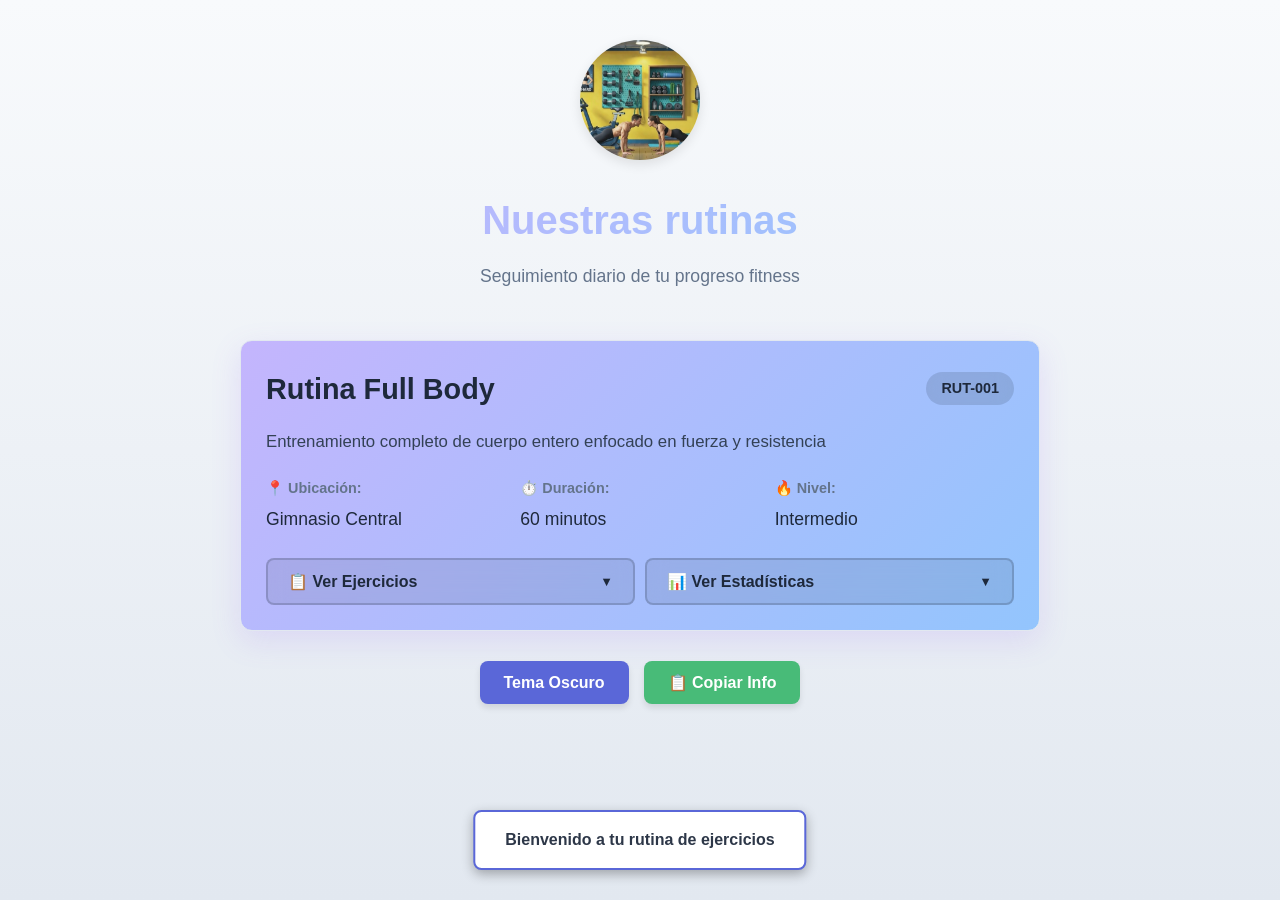
<file: semana-01-ficha-fitness-html/index.html>
<!DOCTYPE html>
<html lang="es">
<head>
    <meta charset="UTF-8">
    <meta name="viewport" content="width=device-width, initial-scale=1.0">
    <title> FitWell</title>
    <link rel="icon" type="image/jpeg" href="images/image.jpg">
    <link rel="stylesheet" href="styles.css">
</head>
<body>
    <!-- Contenedor principal -->
    <div class="container">
        <!-- Encabezado -->
        <header class="header">
            <img src="images/image.jpg" alt="Logo Fitness" class="header-logo">
            <h1>Nuestras rutinas</h1>
            <p class="subtitle">Seguimiento diario de tu progreso fitness</p>
        </header>

        <!-- Tarjeta de información principal con acordeón -->
        <div class="card main-card">
            <div class="card-header">
                <h2 id="routine-name">Cargando...</h2>
                <span class="badge" id="routine-code">---</span>
            </div>
            
            <p class="description" id="routine-description">...</p>
            
            <!-- Información detallada -->
            <div class="info-grid">
                <div class="info-item">
                    <span class="label">📍 Ubicación:</span>
                    <span id="location">---</span>
                </div>
                <div class="info-item">
                    <span class="label">⏱️ Duración:</span>
                    <span id="duration">---</span>
                </div>
                <div class="info-item">
                    <span class="label">🔥 Nivel:</span>
                    <span id="difficulty">---</span>
                </div>
            </div>

            <!-- Botones de acordeón -->
            <div class="accordion-buttons">
                <button class="accordion-btn" id="toggle-exercises">
                    📋 Ver Ejercicios <span class="arrow">▼</span>
                </button>
                <button class="accordion-btn" id="toggle-stats-accordion">
                    📊 Ver Estadísticas <span class="arrow">▼</span>
                </button>
            </div>

            <!-- Sección de ejercicios (acordeón) -->
            <div class="accordion-content" id="exercises-accordion">
                <div class="accordion-inner">
                    <h3>📋 Ejercicios de la Rutina</h3>
                    <div id="exercises-list" class="exercises-container">
                        <!-- Los ejercicios se cargarán aquí con JavaScript -->
                    </div>
                </div>
            </div>

            <!-- Sección de estadísticas (acordeón) -->
            <div class="accordion-content" id="stats-accordion">
                <div class="accordion-inner stats-inner">
                    <h3>📊 Estadísticas</h3>
                    <div class="stats-grid">
                        <div class="stat-box">
                            <div class="stat-value" id="total-exercises">0</div>
                            <div class="stat-label">Ejercicios</div>
                        </div>
                        <div class="stat-box">
                            <div class="stat-value" id="avg-intensity">0%</div>
                            <div class="stat-label">Intensidad Promedio</div>
                        </div>
                        <div class="stat-box">
                            <div class="stat-value" id="total-calories">0</div>
                            <div class="stat-label">Calorías Estimadas</div>
                        </div>
                        <div class="stat-box">
                            <div class="stat-value" id="completion-rate">0%</div>
                            <div class="stat-label">Tasa de Finalización</div>
                        </div>
                    </div>
                </div>
            </div>
        </div>

        <!-- Botones de acción -->
        <div class="actions">
            <button class="btn btn-primary" id="toggle-theme">
                🌙 Cambiar Tema
            </button>
            <button class="btn btn-secondary" id="copy-info">
                📋 Copiar Info
            </button>
        </div>

        <!-- Notificación Toast -->
        <div class="toast" id="toast">
            <span id="toast-message">Mensaje</span>
        </div>
      </div>

    <!-- 👇 AQUÍ SE LLAMA EL ARCHIVO JAVASCRIPT -->
    <script src="script.js"></script>
</body>
</html>
</file>
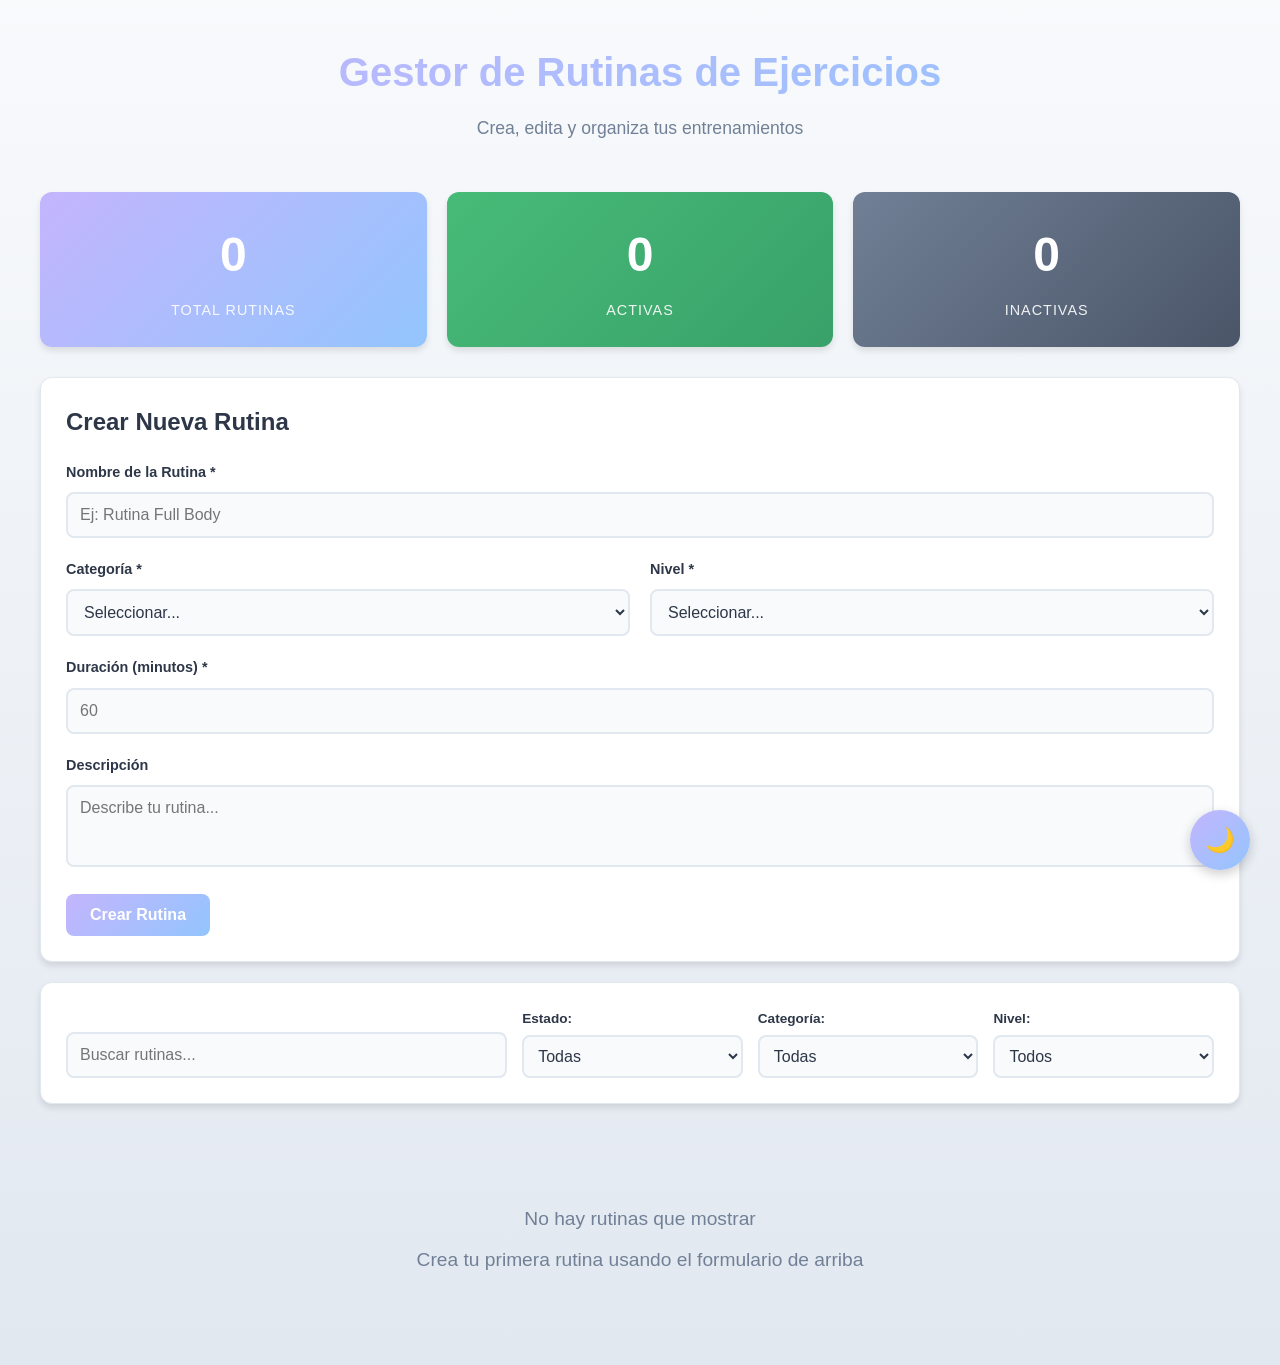
<file: semana-02-gestor-rutinas-crud/index.html>
<!DOCTYPE html>
<html lang="es">
<head>
    <meta charset="UTF-8">
    <meta name="viewport" content="width=device-width, initial-scale=1.0">
    <title>Gestor de Rutinas - FitWell</title>
    <link rel="stylesheet" href="styles.css">
</head>
<body>
    <div class="container">
        <!-- Header -->
        <header class="header">
            <h1>Gestor de Rutinas de Ejercicios</h1>
            <p class="subtitle">Crea, edita y organiza tus entrenamientos</p>
        </header>

        <!-- Estadísticas -->
        <div class="stats-container">
            <div class="stat-card">
                <div class="stat-value" id="total-routines">0</div>
                <div class="stat-label">Total Rutinas</div>
            </div>
            <div class="stat-card stat-active">
                <div class="stat-value" id="active-routines">0</div>
                <div class="stat-label">Activas</div>
            </div>
            <div class="stat-card stat-inactive">
                <div class="stat-value" id="inactive-routines">0</div>
                <div class="stat-label">Inactivas</div>
            </div>
        </div>

        <!-- Formulario para crear/editar rutina -->
        <div class="card form-card">
            <h2 id="form-title">Crear Nueva Rutina</h2>
            <form id="routine-form">
                <div class="form-group">
                    <label for="routine-name">Nombre de la Rutina *</label>
                    <input type="text" id="routine-name" placeholder="Ej: Rutina Full Body" required>
                </div>

                <div class="form-row">
                    <div class="form-group">
                        <label for="routine-category">Categoría *</label>
                        <select id="routine-category" required>
                            <option value="">Seleccionar...</option>
                            <option value="fuerza">Fuerza</option>
                            <option value="cardio">Cardio</option>
                            <option value="flexibilidad">Flexibilidad</option>
                            <option value="hiit">HIIT</option>
                        </select>
                    </div>

                    <div class="form-group">
                        <label for="routine-level">Nivel *</label>
                        <select id="routine-level" required>
                            <option value="">Seleccionar...</option>
                            <option value="principiante">Principiante</option>
                            <option value="intermedio">Intermedio</option>
                            <option value="avanzado">Avanzado</option>
                        </select>
                    </div>
                </div>

                <div class="form-group">
                    <label for="routine-duration">Duración (minutos) *</label>
                    <input type="number" id="routine-duration" min="5" max="180" placeholder="60" required>
                </div>

                <div class="form-group">
                    <label for="routine-description">Descripción</label>
                    <textarea id="routine-description" rows="3" placeholder="Describe tu rutina..."></textarea>
                </div>

                <div class="form-actions">
                    <button type="submit" class="btn btn-primary" id="submit-btn">
                        Crear Rutina
                    </button>
                    <button type="button" class="btn btn-secondary" id="cancel-btn" style="display: none;">
                        Cancelar
                    </button>
                </div>
            </form>
        </div>

        <!-- Filtros y búsqueda -->
        <div class="card filters-card">
            <div class="filters-row">
                <div class="search-box">
                    <input type="text" id="search-input" placeholder="Buscar rutinas...">
                </div>

                <div class="filter-group">
                    <label>Estado:</label>
                    <select id="filter-status">
                        <option value="all">Todas</option>
                        <option value="active">Activas</option>
                        <option value="inactive">Inactivas</option>
                    </select>
                </div>

                <div class="filter-group">
                    <label>Categoría:</label>
                    <select id="filter-category">
                        <option value="all">Todas</option>
                        <option value="fuerza">Fuerza</option>
                        <option value="cardio">Cardio</option>
                        <option value="flexibilidad">Flexibilidad</option>
                        <option value="hiit">HIIT</option>
                    </select>
                </div>

                <div class="filter-group">
                    <label>Nivel:</label>
                    <select id="filter-level">
                        <option value="all">Todos</option>
                        <option value="principiante">Principiante</option>
                        <option value="intermedio">Intermedio</option>
                        <option value="avanzado">Avanzado</option>
                    </select>
                </div>
            </div>
        </div>

        <!-- Lista de rutinas -->
        <div class="routines-container" id="routines-list">
            <!-- Las rutinas se renderizarán aquí -->
        </div>

        <!-- Mensaje cuando no hay rutinas -->
        <div class="empty-state" id="empty-state">
            <p>No hay rutinas que mostrar</p>
            <p class="empty-subtitle">Crea tu primera rutina usando el formulario de arriba</p>
        </div>

        <!-- Botón de tema -->
        <button class="theme-toggle" id="theme-toggle">
            🌙
        </button>
    </div>

    <script src="script.js"></script>
</body>
</html>
</file>
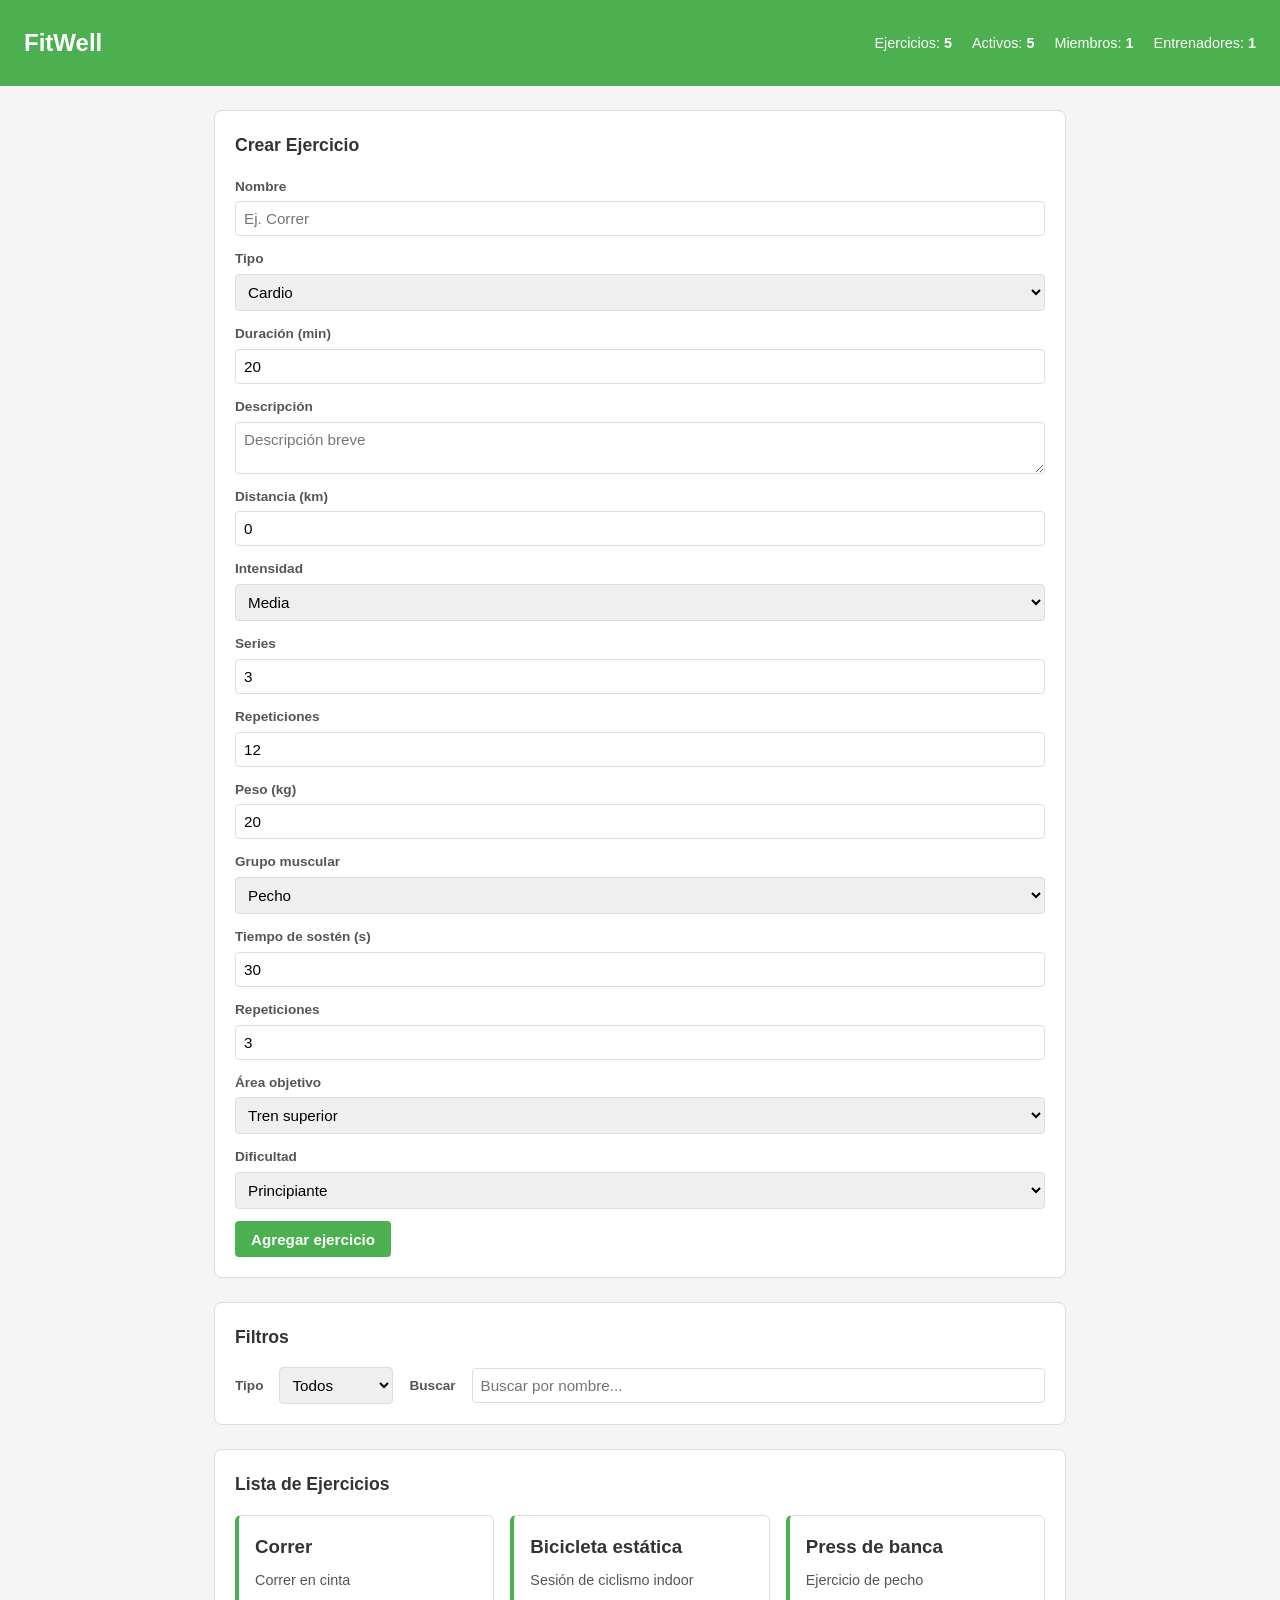
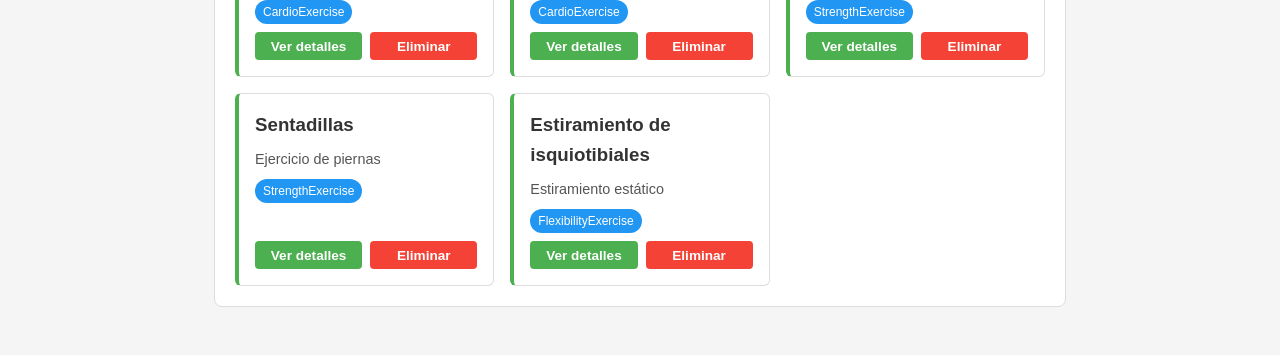
<file: semana-03-sistema-poo-clases/index.html>
<!DOCTYPE html>
<html lang="es">
<head>
    <meta charset="UTF-8">
    <meta name="viewport" content="width=device-width, initial-scale=1.0">
    <title>FitWell - Sistema de Seguimiento de Ejercicio</title>
    <link rel="stylesheet" href="styles.css">
</head>
<body>
    <header>
        <h1>FitWell</h1>
        <div id="stats">
            <!-- Estadísticas del sistema -->
        </div>
    </header>

    <main>
        <section id="form-section">
            <h2>Crear Ejercicio</h2>
            <form id="exercise-form">
                <div class="form-row">
                    <label for="exercise-name">Nombre</label>
                    <input type="text" id="exercise-name" required minlength="3" placeholder="Ej. Correr">
                </div>
                <div class="form-row">
                    <label for="exercise-type">Tipo</label>
                    <select id="exercise-type" required>
                        <option value="cardio">Cardio</option>
                        <option value="strength">Fuerza</option>
                        <option value="flexibility">Flexibilidad</option>
                    </select>
                </div>
                <div class="form-row">
                    <label for="exercise-duration">Duración (min)</label>
                    <input type="number" id="exercise-duration" required min="1" value="20">
                </div>
                <div class="form-row">
                    <label for="exercise-desc">Descripción</label>
                    <textarea id="exercise-desc" rows="2" required placeholder="Descripción breve"></textarea>
                </div>

                <fieldset id="fields-cardio" class="type-fields">
                    <div class="form-row">
                        <label for="cardio-distance">Distancia (km)</label>
                        <input type="number" id="cardio-distance" min="0" step="0.1" value="0">
                    </div>
                    <div class="form-row">
                        <label for="cardio-intensity">Intensidad</label>
                        <select id="cardio-intensity">
                            <option value="low">Baja</option>
                            <option value="medium" selected>Media</option>
                            <option value="high">Alta</option>
                        </select>
                    </div>
                </fieldset>

                <fieldset id="fields-strength" class="type-fields" hidden>
                    <div class="form-row">
                        <label for="strength-sets">Series</label>
                        <input type="number" id="strength-sets" min="1" value="3">
                    </div>
                    <div class="form-row">
                        <label for="strength-reps">Repeticiones</label>
                        <input type="number" id="strength-reps" min="1" value="12">
                    </div>
                    <div class="form-row">
                        <label for="strength-weight">Peso (kg)</label>
                        <input type="number" id="strength-weight" min="0" step="0.5" value="20">
                    </div>
                    <div class="form-row">
                        <label for="strength-muscle">Grupo muscular</label>
                        <select id="strength-muscle">
                            <option value="chest">Pecho</option>
                            <option value="back">Espalda</option>
                            <option value="legs">Piernas</option>
                            <option value="arms">Brazos</option>
                            <option value="shoulders">Hombros</option>
                            <option value="core">Core</option>
                        </select>
                    </div>
                </fieldset>

                <fieldset id="fields-flexibility" class="type-fields" hidden>
                    <div class="form-row">
                        <label for="flex-holdtime">Tiempo de sostén (s)</label>
                        <input type="number" id="flex-holdtime" min="1" value="30">
                    </div>
                    <div class="form-row">
                        <label for="flex-repetitions">Repeticiones</label>
                        <input type="number" id="flex-repetitions" min="1" value="3">
                    </div>
                    <div class="form-row">
                        <label for="flex-area">Área objetivo</label>
                        <select id="flex-area">
                            <option value="upper">Tren superior</option>
                            <option value="lower">Tren inferior</option>
                            <option value="full-body">Cuerpo completo</option>
                        </select>
                    </div>
                    <div class="form-row">
                        <label for="flex-difficulty">Dificultad</label>
                        <select id="flex-difficulty">
                            <option value="beginner">Principiante</option>
                            <option value="intermediate">Intermedio</option>
                            <option value="advanced">Avanzado</option>
                        </select>
                    </div>
                </fieldset>

                <button type="submit">Agregar ejercicio</button>
            </form>
        </section>

        <section id="filters-section">
            <h2>Filtros</h2>
            <div id="filters">
                <label for="filter-type">Tipo</label>
                <select id="filter-type">
                    <option value="">Todos</option>
                    <option value="CardioExercise">Cardio</option>
                    <option value="StrengthExercise">Fuerza</option>
                    <option value="FlexibilityExercise">Flexibilidad</option>
                </select>

                <label for="search-input">Buscar</label>
                <input type="search" id="search-input" placeholder="Buscar por nombre...">
            </div>
        </section>

        <section id="list-section">
            <h2>Lista de Ejercicios</h2>
            <div id="exercise-list">
                <!-- Lista de ejercicios -->
            </div>
        </section>
    </main>

    <!-- Modal para detalles -->
    <div id="details-modal" class="modal" hidden>
        <div class="modal-content">
            <span class="close" id="modal-close">&times;</span>
            <div id="modal-body">
                <!-- Detalles del ejercicio -->
            </div>
        </div>
    </div>

    <!-- Scripts -->
    <script src="js/models/BaseExercise.js"></script>
    <script src="js/models/CardioExercise.js"></script>
    <script src="js/models/StrengthExercise.js"></script>
    <script src="js/models/FlexibilityExercise.js"></script>
    <script src="js/models/Person.js"></script>
    <script src="js/models/User.js"></script>
    <script src="js/models/Trainer.js"></script>
    <script src="js/models/Member.js"></script>
    <script src="js/models/Equipment.js"></script>
    <script src="js/models/Routine.js"></script>
    <script src="js/models/WorkoutSession.js"></script>
    <script src="js/models/FitnessSystem.js"></script>
    <script src="js/app.js"></script>
</body>
</html>
</file>
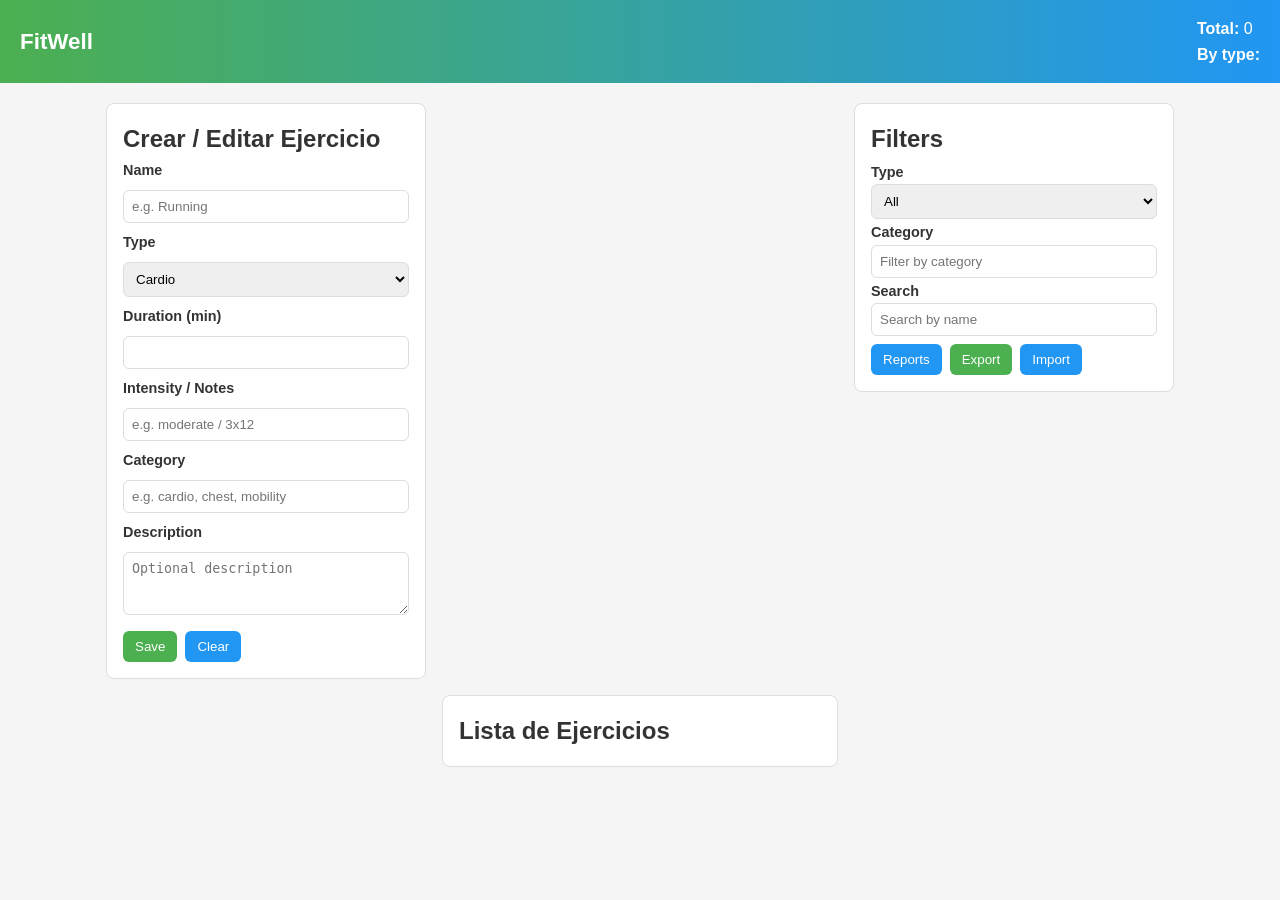
<file: semana-04-gestor-ejercicios-modular/index.html>
<!DOCTYPE html>
<html lang="es">
<head>
    <meta charset="UTF-8">
    <meta name="viewport" content="width=device-width, initial-scale=1.0">
    <title>FitWell - Sistema de Seguimiento de Ejercicio</title>
    <link rel="stylesheet" href="styles.css">
</head>
<body>
    <header>
        <h1>FitWell</h1>
        <div id="stats">
            <!-- Estadísticas del sistema -->
        </div>
    </header>

    <main>
        <section id="form-section">
            <h2>Crear / Editar Ejercicio</h2>
            <form id="exercise-form">
                <input type="hidden" id="exercise-id" />
                <label for="exercise-name">Name</label>
                <input id="exercise-name" type="text" placeholder="e.g. Running" required />

                <label for="exercise-type">Type</label>
                <select id="exercise-type">
                    <option value="cardio">Cardio</option>
                    <option value="strength">Strength</option>
                    <option value="flexibility">Flexibility</option>
                </select>

                <label for="exercise-duration">Duration (min)</label>
                <input id="exercise-duration" type="number" min="0" />

                <label for="exercise-intensity">Intensity / Notes</label>
                <input id="exercise-intensity" type="text" placeholder="e.g. moderate / 3x12" />

                <label for="exercise-category">Category</label>
                <input id="exercise-category" type="text" placeholder="e.g. cardio, chest, mobility" />

                <label for="exercise-desc">Description</label>
                <textarea id="exercise-desc" rows="3" placeholder="Optional description"></textarea>

                <div style="display:flex; gap:0.5rem; margin-top:0.5rem;">
                    <button type="submit">Save</button>
                    <button type="button" id="btn-clear" class="secondary">Clear</button>
                </div>
            </form>
        </section>

        <section id="filters-section">
            <h2>Filters</h2>
            <div id="filters">
                <label for="filter-type">Type</label>
                <select id="filter-type">
                    <option value="all">All</option>
                    <option value="cardio">Cardio</option>
                    <option value="strength">Strength</option>
                    <option value="flexibility">Flexibility</option>
                </select>

                <label for="filter-category">Category</label>
                <input id="filter-category" type="text" placeholder="Filter by category" />

                <label for="search-input">Search</label>
                <input id="search-input" type="text" placeholder="Search by name" />

                <div style="margin-top:0.5rem; display:flex; gap:0.5rem;">
                    <button id="btn-reports" type="button" class="secondary">Reports</button>
                    <button id="btn-export" type="button">Export</button>
                    <button id="btn-import" type="button" class="secondary">Import</button>
                </div>
            </div>
        </section>

        <section id="list-section">
            <h2>Lista de Ejercicios</h2>
            <div id="exercise-list">
                <!-- Lista de ejercicios -->
            </div>
        </section>
    </main>

    <!-- Modal para detalles -->
    <div id="details-modal" class="modal">
        <div class="modal-content">
            <span class="close">&times;</span>
            <div id="modal-body">
                <!-- Detalles del ejercicio -->
            </div>
        </div>
    </div>

    <!-- App (ES Modules) -->
    <script type="module" src="starter/main.js"></script>
</body>
</html>
</file>
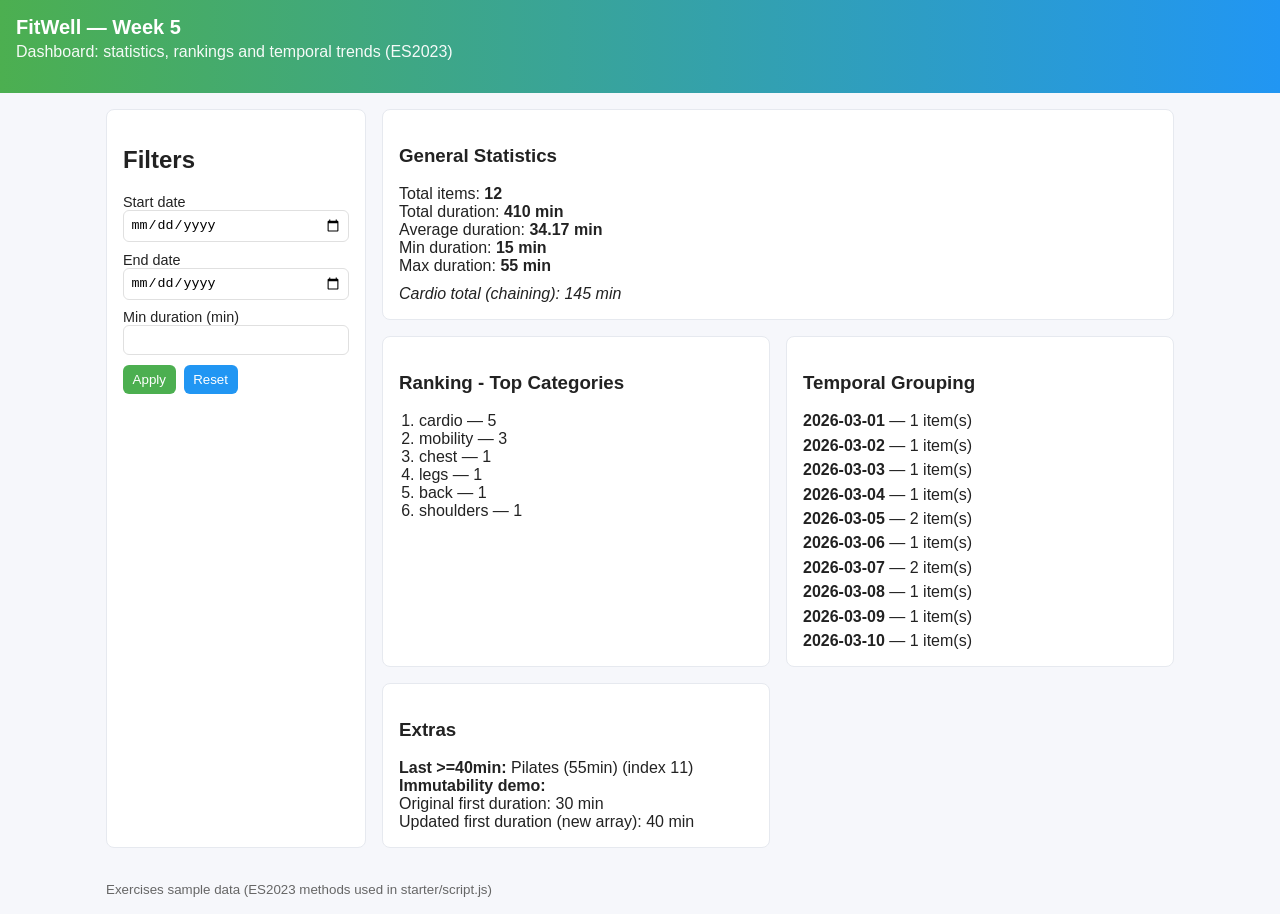
<file: semana-05-metodos-array-es2023/index.html>
<!doctype html>
<html lang="es">
<head>
  <meta charset="utf-8" />
  <meta name="viewport" content="width=device-width,initial-scale=1" />
  <title>FitWell — Week 5 Dashboard</title>
  <link rel="stylesheet" href="styles.css">
</head>
<body>
  <header>
    <h1>FitWell — Week 5</h1>
    <p class="subtitle">Dashboard: statistics, rankings and temporal trends (ES2023)</p>
  </header>

  <main>
    <aside class="controls">
      <h2>Filters</h2>
      <label>Start date
        <input id="start-date" type="date" />
      </label>
      <label>End date
        <input id="end-date" type="date" />
      </label>
      <label>Min duration (min)
        <input id="min-duration" type="number" min="0" />
      </label>
      <div class="actions">
        <button id="btn-apply">Apply</button>
        <button id="btn-reset" class="secondary">Reset</button>
      </div>
    </aside>

    <section class="dashboard">
      <div id="stats" class="card"></div>

      <div id="ranking" class="card">
        <h3>Ranking - Top Categories</h3>
        <ol id="ranking-list"></ol>
      </div>

      <div id="grouping" class="card">
        <h3>Temporal Grouping</h3>
        <div id="grouping-list"></div>
      </div>

      <div id="extras" class="card">
        <h3>Extras</h3>
        <div id="last-found"></div>
        <div id="immutability-sample"></div>
      </div>
    </section>
  </main>

  <footer>
    <small>Exercises sample data (ES2023 methods used in starter/script.js)</small>
  </footer>

  <script type="module" src="starter/script.js"></script>
</body>
</html>
</file>
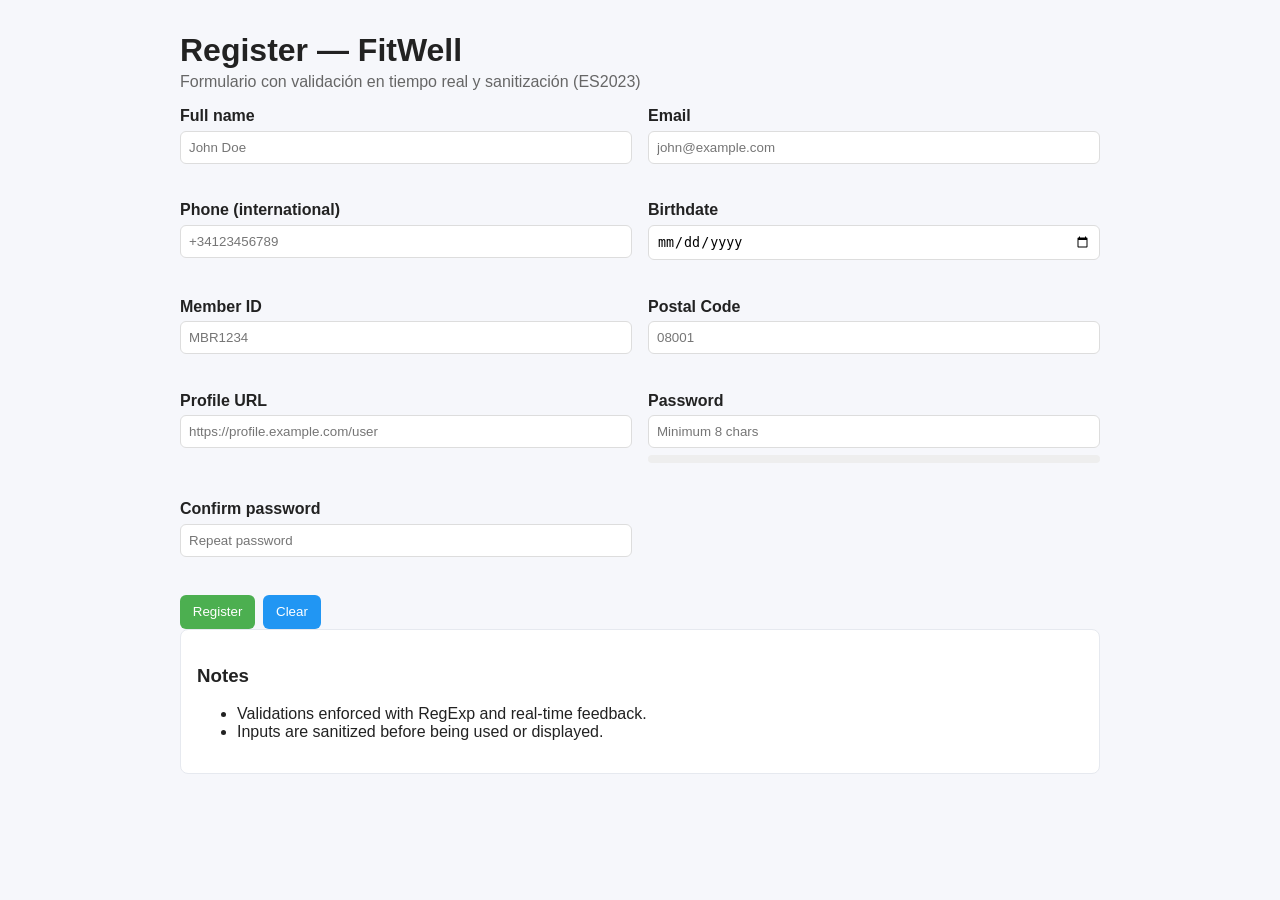
<file: semana-06-validacion-formularios/index.html>
<!doctype html>
<html lang="es">
<head>
  <meta charset="utf-8" />
  <meta name="viewport" content="width=device-width,initial-scale=1" />
  <title>FitWell — Week 6 Form Validator</title>
  <link rel="stylesheet" href="styles.css">
</head>
<body>
  <main class="container">
    <h1>Register — FitWell</h1>
    <p class="lead">Formulario con validación en tiempo real y sanitización (ES2023)</p>

    <form id="register-form" novalidate>
      <div class="grid">
        <label>Full name
          <input id="name" name="name" type="text" placeholder="John Doe" required />
          <small class="msg" data-for="name"></small>
        </label>

        <label>Email
          <input id="email" name="email" type="email" placeholder="john@example.com" required />
          <small class="msg" data-for="email"></small>
        </label>

        <label>Phone (international)
          <input id="phone" name="phone" type="tel" placeholder="+34123456789" />
          <small class="msg" data-for="phone"></small>
        </label>

        <label>Birthdate
          <input id="birthdate" name="birthdate" type="date" />
          <small class="msg" data-for="birthdate"></small>
        </label>

        <label>Member ID
          <input id="memberId" name="memberId" type="text" placeholder="MBR1234" />
          <small class="msg" data-for="memberId"></small>
        </label>

        <label>Postal Code
          <input id="postal" name="postal" type="text" placeholder="08001" />
          <small class="msg" data-for="postal"></small>
        </label>

        <label>Profile URL
          <input id="profileUrl" name="profileUrl" type="url" placeholder="https://profile.example.com/user" />
          <small class="msg" data-for="profileUrl"></small>
        </label>

        <label>Password
          <input id="password" name="password" type="password" placeholder="Minimum 8 chars" required />
          <div id="pw-meter" class="pw-meter"><div class="fill" style="width:0%"></div></div>
          <small class="msg" data-for="password"></small>
        </label>

        <label>Confirm password
          <input id="confirm" name="confirm" type="password" placeholder="Repeat password" required />
          <small class="msg" data-for="confirm"></small>
        </label>
      </div>

      <div class="actions">
        <button id="submit" type="submit">Register</button>
        <button id="reset" type="button" class="secondary">Clear</button>
      </div>
    </form>

    <section class="notes card">
      <h3>Notes</h3>
      <ul>
        <li>Validations enforced with RegExp and real-time feedback.</li>
        <li>Inputs are sanitized before being used or displayed.</li>
      </ul>
    </section>
  </main>

  <script type="module" src="starter/script.js"></script>
</body>
</html>
</file>
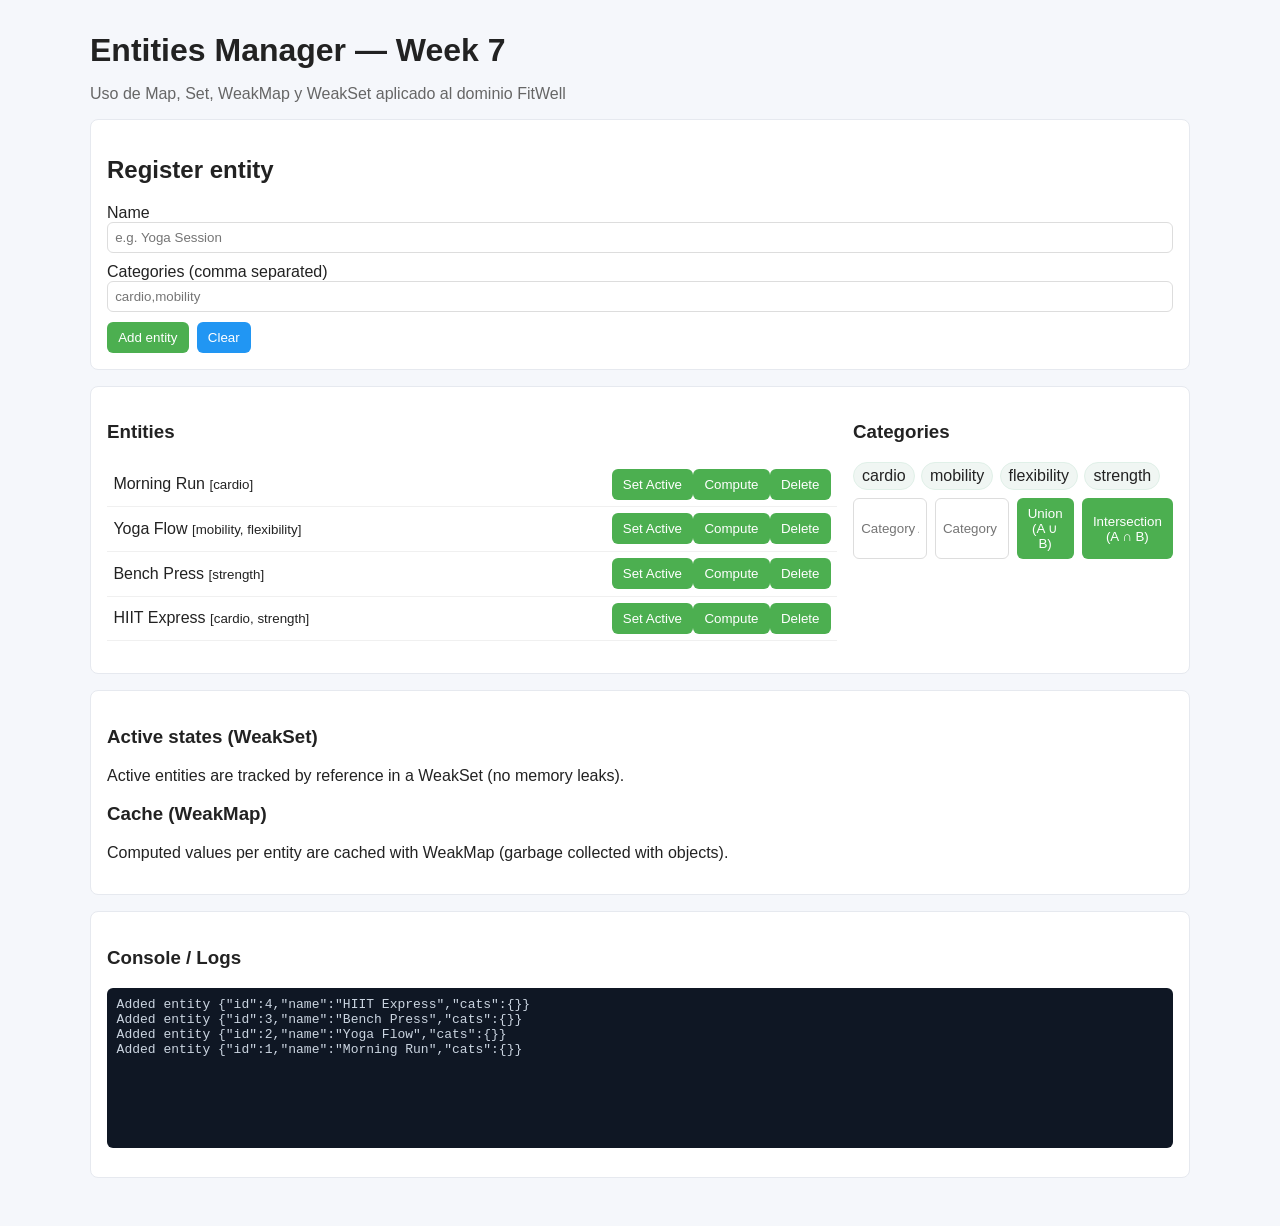
<file: semana-07-colecciones-map-set/index.html>
<!doctype html>
<html lang="es">
<head>
  <meta charset="utf-8" />
  <meta name="viewport" content="width=device-width,initial-scale=1" />
  <title>FitWell — Week 7 Collections</title>
  <link rel="stylesheet" href="styles.css">
</head>
<body>
  <main class="wrap">
    <h1>Entities Manager — Week 7</h1>
    <p class="lead">Uso de Map, Set, WeakMap y WeakSet aplicado al dominio FitWell</p>

    <section class="card form">
      <h2>Register entity</h2>
      <label>Name <input id="ent-name" placeholder="e.g. Yoga Session" /></label>
      <label>Categories (comma separated) <input id="ent-cats" placeholder="cardio,mobility" /></label>
      <div class="actions">
        <button id="btn-add">Add entity</button>
        <button id="btn-clear" class="secondary">Clear</button>
      </div>
    </section>

    <section class="card lists">
      <div>
        <h3>Entities</h3>
        <ul id="entities-list"></ul>
      </div>

      <div>
        <h3>Categories</h3>
        <div id="categories-list"></div>
        <div class="cat-ops">
          <input id="set-a" placeholder="Category A" />
          <input id="set-b" placeholder="Category B" />
          <button id="btn-union">Union (A ∪ B)</button>
          <button id="btn-inter">Intersection (A ∩ B)</button>
        </div>
        <div id="cat-result"></div>
      </div>
    </section>

    <section class="card status">
      <h3>Active states (WeakSet)</h3>
      <p>Active entities are tracked by reference in a WeakSet (no memory leaks).</p>
      <div id="active-list"></div>
      <h3>Cache (WeakMap)</h3>
      <p>Computed values per entity are cached with WeakMap (garbage collected with objects).</p>
      <div id="cache-list"></div>
    </section>

    <section class="card logs">
      <h3>Console / Logs</h3>
      <pre id="log"></pre>
    </section>
  </main>

  <script type="module" src="starter/script.js"></script>
</body>
</html>
</file>
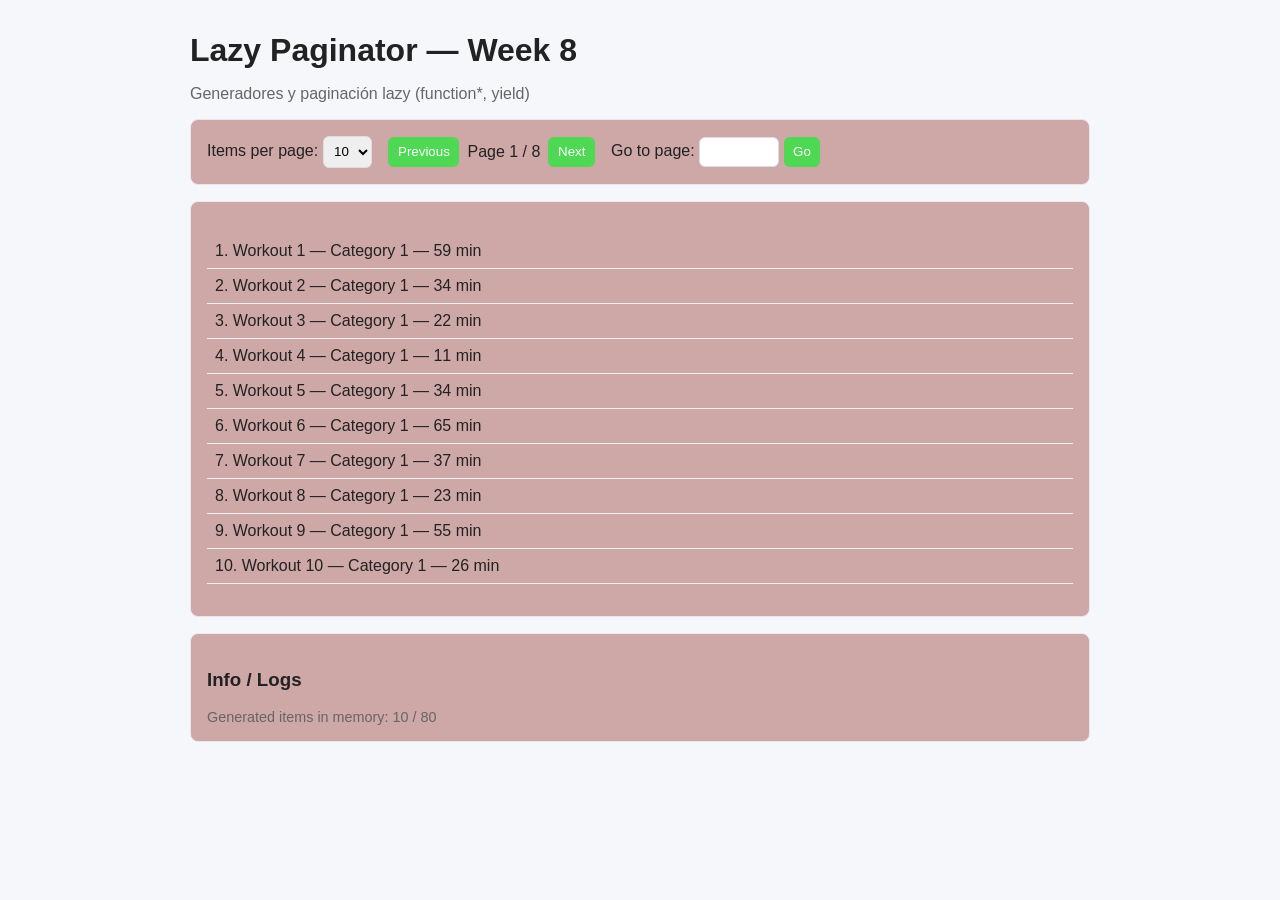
<file: semana-08-generadores-paginacion/index.html>
<!doctype html>
<html lang="es">
<head>
  <meta charset="utf-8" />
  <meta name="viewport" content="width=device-width,initial-scale=1" />
  <title>FitWell — Week 8 Paginator</title>
  <link rel="stylesheet" href="styles.css">
</head>
<body>
  <main class="wrap">
    <h1>Lazy Paginator — Week 8</h1>
    <p class="lead">Generadores y paginación lazy (function*, yield)</p>

    <section class="card controls">
      <label>Items per page:
        <select id="items-per-page"><option>5</option><option selected>10</option><option>20</option></select>
      </label>

      <div class="nav">
        <button id="prev">Previous</button>
        <span id="page-indicator">Page 1 / 10</span>
        <button id="next">Next</button>
      </div>

      <label>Go to page:
        <input id="goto" type="number" min="1" style="width:80px" />
        <button id="btn-goto">Go</button>
      </label>
    </section>

    <section class="card list">
      <ul id="items-list"></ul>
    </section>

    <section class="card info">
      <h3>Info / Logs</h3>
      <div id="info"></div>
    </section>
  </main>

  <script type="module" src="starter/script.js"></script>
</body>
</html>
</file>
<file: semana-01-ficha-fitness-html/styles.css>
/* ========================================
   VARIABLES CSS (colores y estilos)
   ======================================== */
:root {
    /* Tema Claro */
    --bg-primary: #f5f7fa;
    --bg-secondary: #ffffff;
    --text-primary: #2d3748;
    --text-secondary: #718096;
    --accent-color: #5a67d8;
    --accent-hover: #5a67d8;
    --border-color: #e2e8f0;
    --shadow: 0 4px 6px rgba(0, 0, 0, 0.1);
    --success-color: #48bb78;
    --warning-color: #ed8936;
}

/* Tema Oscuro */
body.dark-theme {
    --bg-primary: #1a202c;
    --bg-secondary: #2d3748;
    --text-primary: #f7fafc;
    --text-secondary: #a0aec0;
    --border-color: #4a5568;
    --shadow: 0 4px 6px rgba(0, 0, 0, 0.3);
}

/* ========================================
   ESTILOS GENERALES
   ======================================== */
* {
    margin: 0;
    padding: 0;
    box-sizing: border-box;
}

body {
    font-family: 'Segoe UI', Tahoma, Geneva, Verdana, sans-serif;
    /* Fondo suave y neutral - gris claro */
    background: linear-gradient(to bottom, #f8fafc, #e2e8f0);
    color: var(--text-primary);
    line-height: 1.6;
    /* Transiciones suaves para el cambio de tema */
    transition: background 0.6s cubic-bezier(0.4, 0, 0.2, 1), 
                color 0.6s cubic-bezier(0.4, 0, 0.2, 1);
    padding: 20px;
    min-height: 100vh;
}

/* Tema Oscuro: fondo suave gris oscuro */
body.dark-theme {
    background: linear-gradient(to bottom, #1e293b, #0f172a);
}

.container {
    max-width: 800px;
    margin: 0 auto;
}

/* ========================================
   ENCABEZADO
   ======================================== */
.header {
    text-align: center;
    margin-bottom: 30px;
    padding: 20px;
}

.header-logo {
    width: 120px;
    height: 120px;
    object-fit: cover;
    border-radius: 50%;
    margin-bottom: 20px;
    box-shadow: 0 4px 12px rgba(0, 0, 0, 0.1);
    transition: all 0.6s cubic-bezier(0.4, 0, 0.2, 1);
    /* Filtro para modo claro: imagen normal */
    filter: brightness(1) contrast(1);
}

/* Modo oscuro: ajustar brillo y contraste de la imagen */
body.dark-theme .header-logo {
    filter: brightness(0.9) contrast(1.1);
    box-shadow: 0 4px 12px rgba(255, 255, 255, 0.1);
}

.header h1 {
    font-size: 2.5rem;
    margin-bottom: 10px;
    /* Modo claro: tonos pastel suaves */
    background: linear-gradient(135deg, #c4b5fd, #93c5fd);
    -webkit-background-clip: text;
    -webkit-text-fill-color: transparent;
    background-clip: text;
    font-weight: bold;
}

/* Modo oscuro: amarillo → naranja (igual que la tarjeta) */
body.dark-theme .header h1 {
    background: linear-gradient(135deg, #fbbf24, #f97316);
    -webkit-background-clip: text;
    -webkit-text-fill-color: transparent;
    background-clip: text;
}

.subtitle {
    color: #64748b;
    font-size: 1.1rem;
    transition: color 0.6s cubic-bezier(0.4, 0, 0.2, 1);
}

body.dark-theme .subtitle {
    color: #94a3b8;
}

/* ========================================
   TARJETAS
   ======================================== */
.card {
    background: var(--bg-secondary);
    border-radius: 12px;
    padding: 25px;
    margin-bottom: 20px;
    box-shadow: var(--shadow);
    border: 1px solid var(--border-color);
    /* Transición suave para todos los cambios */
    transition: all 0.4s cubic-bezier(0.4, 0, 0.2, 1);
}

.card:hover {
    transform: translateY(-2px);
    box-shadow: 0 6px 12px rgba(0, 0, 0, 0.15);
}

.main-card {
    overflow: hidden;
    /* Modo claro: tonos pastel suaves (menos agresivo) */
    background: linear-gradient(135deg, #c4b5fd, #93c5fd);
    /* Transición suave para el cambio de tema */
    transition: background 0.6s cubic-bezier(0.4, 0, 0.2, 1),
                box-shadow 0.6s cubic-bezier(0.4, 0, 0.2, 1);
    box-shadow: 0 10px 30px rgba(139, 92, 246, 0.15);
}

/* Modo oscuro: amarillo → naranja VIBRANTE (destaca sobre fondo neutro) */
body.dark-theme .main-card {
    background: linear-gradient(135deg, #fbbf24, #f97316);
    box-shadow: 0 10px 30px rgba(251, 191, 36, 0.3);
}

.card-header {
    display: flex;
    justify-content: space-between;
    align-items: center;
    margin-bottom: 15px;
    flex-wrap: wrap;
    gap: 10px;
}

.card-header h2 {
    color: #1e293b;
    font-size: 1.8rem;
    text-shadow: none;
    transition: color 0.6s cubic-bezier(0.4, 0, 0.2, 1);
}

body.dark-theme .card-header h2 {
    color: white;
    text-shadow: 0 2px 4px rgba(0, 0, 0, 0.2);
}

.badge {
    background: rgba(30, 41, 59, 0.15);
    color: #1e293b;
    padding: 5px 15px;
    border-radius: 20px;
    font-size: 0.9rem;
    font-weight: bold;
    backdrop-filter: blur(10px);
    transition: all 0.6s cubic-bezier(0.4, 0, 0.2, 1);
}

body.dark-theme .badge {
    background: rgba(255, 255, 255, 0.3);
    color: white;
}

.description {
    color: #334155;
    font-size: 1.05rem;
    margin-bottom: 20px;
    line-height: 1.8;
    transition: color 0.6s cubic-bezier(0.4, 0, 0.2, 1);
}

body.dark-theme .description {
    color: rgba(255, 255, 255, 0.95);
}

/* ========================================
   BOTONES DE ACORDEÓN
   ======================================== */
.accordion-buttons {
    display: flex;
    gap: 10px;
    margin-top: 25px;
    flex-wrap: wrap;
}

.accordion-btn {
    flex: 1;
    min-width: 200px;
    padding: 12px 20px;
    background: rgba(30, 41, 59, 0.1);
    color: #1e293b;
    border: 2px solid rgba(30, 41, 59, 0.2);
    border-radius: 8px;
    font-size: 1rem;
    font-weight: 600;
    cursor: pointer;
    transition: all 0.4s cubic-bezier(0.4, 0, 0.2, 1);
    display: flex;
    justify-content: space-between;
    align-items: center;
    backdrop-filter: blur(10px);
}

.accordion-btn:hover {
    background: rgba(30, 41, 59, 0.15);
    border-color: rgba(30, 41, 59, 0.3);
    transform: translateY(-2px);
}

body.dark-theme .accordion-btn {
    background: rgba(255, 255, 255, 0.2);
    color: white;
    border-color: rgba(255, 255, 255, 0.3);
}

body.dark-theme .accordion-btn:hover {
    background: rgba(255, 255, 255, 0.3);
    border-color: rgba(255, 255, 255, 0.5);
}

.accordion-btn .arrow {
    transition: transform 0.3s ease;
    font-size: 0.8rem;
}

.accordion-btn.active .arrow {
    transform: rotate(180deg);
}

/* ========================================
   CONTENIDO DEL ACORDEÓN
   ======================================== */
.accordion-content {
    max-height: 0;
    overflow: hidden;
    transition: max-height 0.4s ease;
}

.accordion-content.active {
    max-height: 2000px;
}

.accordion-inner {
    padding-top: 20px;
    border-top: 2px solid var(--border-color);
    margin-top: 20px;
}

.accordion-inner h3 {
    color: #1e293b;
    margin-bottom: 15px;
    font-size: 1.3rem;
    transition: color 0.6s cubic-bezier(0.4, 0, 0.2, 1);
}

body.dark-theme .accordion-inner h3 {
    color: white;
}

/* ========================================
   GRID DE INFORMACIÓN
   ======================================== */
.info-grid {
    display: grid;
    grid-template-columns: repeat(auto-fit, minmax(200px, 1fr));
    gap: 15px;
    margin-top: 20px;
}

.info-item {
    display: flex;
    flex-direction: column;
    gap: 5px;
}

.label {
    font-weight: 600;
    color: #64748b;
    font-size: 0.9rem;
    transition: color 0.6s cubic-bezier(0.4, 0, 0.2, 1);
}

body.dark-theme .label {
    color: rgba(255, 255, 255, 0.8);
}

.info-item span:last-child {
    color: #1e293b;
    font-size: 1.1rem;
    font-weight: 500;
    transition: color 0.6s cubic-bezier(0.4, 0, 0.2, 1);
}

body.dark-theme .info-item span:last-child {
    color: white;
}

/* ========================================
   LISTA DE EJERCICIOS
   ======================================== */
.exercises-container {
    display: flex;
    flex-direction: column;
    gap: 15px;
    margin-top: 15px;
}

.exercise-item {
    background: var(--bg-primary);
    padding: 15px;
    border-radius: 8px;
    border-left: 4px solid var(--accent-color);
    transition: all 0.4s cubic-bezier(0.4, 0, 0.2, 1);
}

.exercise-item:hover {
    transform: translateX(5px);
    border-left-color: var(--success-color);
}

.exercise-header {
    display: flex;
    justify-content: space-between;
    align-items: center;
    margin-bottom: 10px;
}

.exercise-name {
    font-weight: 600;
    font-size: 1.1rem;
    color: var(--text-primary);
}

.exercise-type {
    background: var(--warning-color);
    color: white;
    padding: 3px 10px;
    border-radius: 12px;
    font-size: 0.8rem;
}

.intensity-bar {
    width: 100%;
    height: 8px;
    background: var(--border-color);
    border-radius: 4px;
    overflow: hidden;
    margin-top: 8px;
}

.intensity-fill {
    height: 100%;
    background: linear-gradient(to right, var(--success-color), var(--accent-color));
    transition: width 0.5s ease;
    border-radius: 4px;
}

.intensity-label {
    font-size: 0.85rem;
    color: var(--text-secondary);
    margin-top: 5px;
    display: flex;
    justify-content: space-between;
}

/* ========================================
   ESTADÍSTICAS
   ======================================== */
.stats-inner {
    background: linear-gradient(135deg, var(--accent-color), var(--accent-hover));
    padding: 20px;
    border-radius: 10px;
    margin-top: 0;
    border-top: none;
}

.stats-inner h3 {
    color: white;
    margin-bottom: 20px;
}

.stats-grid {
    display: grid;
    grid-template-columns: repeat(auto-fit, minmax(150px, 1fr));
    gap: 15px;
}

.stat-box {
    background: rgba(255, 255, 255, 0.2);
    padding: 20px;
    border-radius: 10px;
    text-align: center;
    backdrop-filter: blur(10px);
}

.stat-value {
    font-size: 2rem;
    font-weight: bold;
    margin-bottom: 5px;
    color: white;
}

.stat-label {
    font-size: 0.9rem;
    opacity: 0.9;
    color: white;
}

/* ========================================
   BOTONES
   ======================================== */
.actions {
    display: flex;
    gap: 15px;
    flex-wrap: wrap;
    justify-content: center;
    margin-top: 30px;
}

.btn {
    padding: 12px 24px;
    border: none;
    border-radius: 8px;
    font-size: 1rem;
    font-weight: 600;
    cursor: pointer;
    transition: all 0.3s ease;
    box-shadow: var(--shadow);
}

.btn:hover {
    transform: translateY(-2px);
    box-shadow: 0 6px 12px rgba(0, 0, 0, 0.2);
}

.btn:active {
    transform: translateY(0);
}

.btn-primary {
    background: var(--accent-color);
    color: white;
}

.btn-primary:hover {
    background: var(--accent-hover);
}

.btn-secondary {
    background: var(--success-color);
    color: white;
}

.btn-secondary:hover {
    background: #38a169;
}

.btn-accent {
    background: var(--warning-color);
    color: white;
}

.btn-accent:hover {
    background: #dd6b20;
}

/* ========================================
   NOTIFICACIÓN TOAST
   ======================================== */
.toast {
    position: fixed;
    bottom: -100px;
    left: 50%;
    transform: translateX(-50%);
    background: var(--bg-secondary);
    color: var(--text-primary);
    padding: 15px 30px;
    border-radius: 8px;
    box-shadow: 0 4px 12px rgba(0, 0, 0, 0.3);
    border: 2px solid var(--accent-color);
    transition: bottom 0.4s ease;
    z-index: 1000;
    font-weight: 600;
}

.toast.show {
    bottom: 30px;
}

/* ========================================
   RESPONSIVE
   ======================================== */
@media (max-width: 600px) {
    .header h1 {
        font-size: 2rem;
    }
    
    .stats-grid {
        grid-template-columns: repeat(2, 1fr);
    }
    
    .actions {
        flex-direction: column;
    }
    
    .btn {
        width: 100%;
    }
    
    .accordion-buttons {
        flex-direction: column;
    }
    
    .accordion-btn {
        width: 100%;
        min-width: auto;
    }
}
</file>
<file: semana-02-gestor-rutinas-crud/styles.css>
/* Variables CSS - Mismos colores que semana 1 */
:root {
    --bg-primary: #f8fafc;
    --bg-secondary: #ffffff;
    --text-primary: #2d3748;
    --text-secondary: #718096;
    --accent-color: #c4b5fd;
    --accent-hover: #93c5fd;
    --border-color: #e2e8f0;
    --shadow: 0 4px 6px rgba(0, 0, 0, 0.1);
    --success-color: #48bb78;
    --warning-color: #ed8936;
    --danger-color: #f56565;
}

body.dark-theme {
    --bg-primary: #1e293b;
    --bg-secondary: #2d3748;
    --text-primary: #f7fafc;
    --text-secondary: #a0aec0;
    --border-color: #4a5568;
    --shadow: 0 4px 6px rgba(0, 0, 0, 0.3);
    --accent-color: #fbbf24;
    --accent-hover: #f97316;
}

* {
    margin: 0;
    padding: 0;
    box-sizing: border-box;
}

body {
    font-family: 'Segoe UI', Tahoma, Geneva, Verdana, sans-serif;
    background: linear-gradient(to bottom, var(--bg-primary), #e2e8f0);
    color: var(--text-primary);
    line-height: 1.6;
    transition: background 0.6s cubic-bezier(0.4, 0, 0.2, 1),
                color 0.6s cubic-bezier(0.4, 0, 0.2, 1);
    padding: 20px;
    min-height: 100vh;
}

body.dark-theme {
    background: linear-gradient(to bottom, #1e293b, #0f172a);
}

.container {
    max-width: 1200px;
    margin: 0 auto;
}

/* Header */
.header {
    text-align: center;
    margin-bottom: 30px;
    padding: 20px;
}

.header h1 {
    font-size: 2.5rem;
    margin-bottom: 10px;
    background: linear-gradient(135deg, var(--accent-color), var(--accent-hover));
    -webkit-background-clip: text;
    -webkit-text-fill-color: transparent;
    background-clip: text;
    font-weight: bold;
}

.subtitle {
    color: var(--text-secondary);
    font-size: 1.1rem;
    transition: color 0.6s ease;
}

/* Estadísticas */
.stats-container {
    display: grid;
    grid-template-columns: repeat(auto-fit, minmax(200px, 1fr));
    gap: 20px;
    margin-bottom: 30px;
}

.stat-card {
    background: linear-gradient(135deg, var(--accent-color), var(--accent-hover));
    padding: 25px;
    border-radius: 12px;
    text-align: center;
    box-shadow: var(--shadow);
    transition: all 0.4s cubic-bezier(0.4, 0, 0.2, 1);
}

.stat-card:hover {
    transform: translateY(-5px);
    box-shadow: 0 8px 16px rgba(0, 0, 0, 0.2);
}

.stat-active {
    background: linear-gradient(135deg, var(--success-color), #38a169);
}

.stat-inactive {
    background: linear-gradient(135deg, var(--text-secondary), #4a5568);
}

.stat-value {
    font-size: 3rem;
    font-weight: bold;
    color: white;
    margin-bottom: 5px;
}

.stat-label {
    font-size: 0.9rem;
    color: rgba(255, 255, 255, 0.9);
    text-transform: uppercase;
    letter-spacing: 1px;
}

/* Cards */
.card {
    background: var(--bg-secondary);
    border-radius: 12px;
    padding: 25px;
    margin-bottom: 20px;
    box-shadow: var(--shadow);
    border: 1px solid var(--border-color);
    transition: all 0.4s cubic-bezier(0.4, 0, 0.2, 1);
}

.card h2 {
    color: var(--text-primary);
    margin-bottom: 20px;
    font-size: 1.5rem;
}

/* Formulario */
.form-group {
    margin-bottom: 20px;
}

.form-row {
    display: grid;
    grid-template-columns: 1fr 1fr;
    gap: 20px;
}

label {
    display: block;
    margin-bottom: 8px;
    font-weight: 600;
    color: var(--text-primary);
    font-size: 0.9rem;
}

input[type="text"],
input[type="number"],
select,
textarea {
    width: 100%;
    padding: 12px;
    border: 2px solid var(--border-color);
    border-radius: 8px;
    font-size: 1rem;
    font-family: inherit;
    background: var(--bg-primary);
    color: var(--text-primary);
    transition: all 0.3s ease;
}

input:focus,
select:focus,
textarea:focus {
    outline: none;
    border-color: var(--accent-color);
    box-shadow: 0 0 0 3px rgba(196, 181, 253, 0.1);
}

textarea {
    resize: vertical;
}

/* Botones */
.btn {
    padding: 12px 24px;
    border: none;
    border-radius: 8px;
    font-size: 1rem;
    font-weight: 600;
    cursor: pointer;
    transition: all 0.3s ease;
    font-family: inherit;
}

.btn-primary {
    background: linear-gradient(135deg, var(--accent-color), var(--accent-hover));
    color: white;
}

.btn-primary:hover {
    transform: translateY(-2px);
    box-shadow: 0 6px 12px rgba(0, 0, 0, 0.2);
}

.btn-secondary {
    background: var(--text-secondary);
    color: white;
}

.btn-secondary:hover {
    background: #4a5568;
}

.btn-success {
    background: var(--success-color);
    color: white;
    padding: 8px 16px;
    font-size: 0.9rem;
}

.btn-danger {
    background: var(--danger-color);
    color: white;
    padding: 8px 16px;
    font-size: 0.9rem;
}

.btn-edit {
    background: var(--warning-color);
    color: white;
    padding: 8px 16px;
    font-size: 0.9rem;
}

.form-actions {
    display: flex;
    gap: 10px;
    margin-top: 20px;
}

/* Filtros */
.filters-row {
    display: grid;
    grid-template-columns: 2fr 1fr 1fr 1fr;
    gap: 15px;
    align-items: end;
}

.search-box input {
    width: 100%;
    padding: 12px;
    border: 2px solid var(--border-color);
    border-radius: 8px;
    font-size: 1rem;
    background: var(--bg-primary);
    color: var(--text-primary);
}

.filter-group {
    display: flex;
    flex-direction: column;
}

.filter-group label {
    margin-bottom: 5px;
    font-size: 0.85rem;
}

.filter-group select {
    padding: 10px;
}

/* Rutinas */
.routines-container {
    display: grid;
    grid-template-columns: repeat(auto-fill, minmax(350px, 1fr));
    gap: 20px;
    margin-bottom: 20px;
}

.routine-card {
    background: var(--bg-secondary);
    border-radius: 12px;
    padding: 20px;
    box-shadow: var(--shadow);
    border: 2px solid var(--border-color);
    transition: all 0.4s cubic-bezier(0.4, 0, 0.2, 1);
    position: relative;
}

.routine-card:hover {
    transform: translateY(-5px);
    box-shadow: 0 8px 16px rgba(0, 0, 0, 0.15);
}

.routine-card.inactive {
    opacity: 0.6;
}

.routine-header {
    display: flex;
    justify-content: space-between;
    align-items: start;
    margin-bottom: 15px;
}

.routine-title {
    font-size: 1.3rem;
    font-weight: bold;
    color: var(--text-primary);
    margin-bottom: 5px;
}

.routine-status {
    padding: 4px 12px;
    border-radius: 20px;
    font-size: 0.75rem;
    font-weight: 600;
    text-transform: uppercase;
}

.status-active {
    background: var(--success-color);
    color: white;
}

.status-inactive {
    background: var(--text-secondary);
    color: white;
}

.routine-meta {
    display: flex;
    gap: 15px;
    margin-bottom: 15px;
    flex-wrap: wrap;
}

.meta-item {
    display: flex;
    align-items: center;
    gap: 5px;
    font-size: 0.9rem;
    color: var(--text-secondary);
}

.badge {
    padding: 4px 10px;
    border-radius: 6px;
    font-size: 0.8rem;
    font-weight: 600;
}

.badge-category {
    background: var(--accent-color);
    color: white;
}

.badge-level {
    background: var(--warning-color);
    color: white;
}

.routine-description {
    color: var(--text-secondary);
    font-size: 0.95rem;
    margin-bottom: 15px;
    line-height: 1.5;
}

.routine-actions {
    display: flex;
    gap: 10px;
    flex-wrap: wrap;
}

/* Estado vacío */
.empty-state {
    text-align: center;
    padding: 60px 20px;
    color: var(--text-secondary);
}

.empty-state p {
    font-size: 1.2rem;
    margin-bottom: 10px;
}

.empty-subtitle {
    font-size: 0.9rem;
}

/* Botón de tema */
.theme-toggle {
    position: fixed;
    bottom: 30px;
    right: 30px;
    width: 60px;
    height: 60px;
    border-radius: 50%;
    border: none;
    background: linear-gradient(135deg, var(--accent-color), var(--accent-hover));
    color: white;
    font-size: 1.5rem;
    cursor: pointer;
    box-shadow: 0 4px 12px rgba(0, 0, 0, 0.2);
    transition: all 0.3s ease;
    z-index: 1000;
}

.theme-toggle:hover {
    transform: scale(1.1) rotate(15deg);
}

/* Responsive */
@media (max-width: 768px) {
    .filters-row {
        grid-template-columns: 1fr;
    }

    .form-row {
        grid-template-columns: 1fr;
    }

    .routines-container {
        grid-template-columns: 1fr;
    }

    .header h1 {
        font-size: 2rem;
    }
}
</file>
<file: semana-03-sistema-poo-clases/styles.css>
/* ==================== VARIABLES CSS ==================== */
:root {
    --primary-color: #4CAF50;
    --secondary-color: #2196F3;
    --danger-color: #f44336;
    --warning-color: #ff9800;
    --text-color: #333;
    --bg-color: #f5f5f5;
    --card-bg: #ffffff;
    --border-color: #ddd;
}

/* ==================== RESET Y BASE ==================== */
* {
    margin: 0;
    padding: 0;
    box-sizing: border-box;
}

body {
    font-family: 'Segoe UI', Tahoma, Geneva, Verdana, sans-serif;
    background-color: var(--bg-color);
    color: var(--text-color);
    line-height: 1.6;
}

main {
    max-width: 900px;
    margin: 0 auto;
    padding: 0 1.5rem 3rem;
    display: flex;
    flex-direction: column;
    gap: 1.5rem;
}

section {
    background: var(--card-bg);
    border: 1px solid var(--border-color);
    border-radius: 8px;
    padding: 1.25rem;
}

h2 {
    margin-bottom: 1rem;
    font-size: 1.1rem;
}

/* ==================== HEADER ==================== */
header {
    background: var(--primary-color);
    color: white;
    padding: 1.5rem;
    margin-bottom: 1.5rem;
    display: flex;
    flex-wrap: wrap;
    align-items: center;
    justify-content: space-between;
    gap: 1rem;
}

header h1 {
    font-size: 1.5rem;
}

#stats {
    display: flex;
    gap: 1.25rem;
    flex-wrap: wrap;
    font-size: 0.9rem;
}

/* ==================== FORMULARIOS ==================== */
form {
    display: flex;
    flex-direction: column;
    gap: 0.75rem;
}

.form-row {
    display: flex;
    flex-direction: column;
    gap: 0.25rem;
}

.form-row label {
    font-size: 0.85rem;
    font-weight: 600;
    color: #555;
}

input, select, textarea {
    padding: 0.5rem;
    border: 1px solid var(--border-color);
    border-radius: 4px;
    font-size: 0.95rem;
    font-family: inherit;
}

.type-fields {
    border: none;
    display: flex;
    flex-direction: column;
    gap: 0.75rem;
    padding: 0;
}

button {
    cursor: pointer;
    border: none;
    border-radius: 4px;
    padding: 0.6rem 1rem;
    font-size: 0.95rem;
    font-weight: 600;
    background: var(--primary-color);
    color: white;
    align-self: flex-start;
}

button:hover {
    filter: brightness(0.92);
}

/* ==================== FILTROS ==================== */
#filters {
    display: flex;
    flex-wrap: wrap;
    align-items: center;
    gap: 0.5rem 1rem;
}

#filters label {
    font-size: 0.85rem;
    font-weight: 600;
    color: #555;
}

#search-input {
    flex: 1;
    min-width: 180px;
}

/* ==================== LISTAS ==================== */
#exercise-list {
    display: grid;
    grid-template-columns: repeat(auto-fill, minmax(220px, 1fr));
    gap: 1rem;
}

.empty-state {
    color: #777;
    font-style: italic;
    grid-column: 1 / -1;
}

.exercise-card {
    border: 1px solid var(--border-color);
    border-radius: 6px;
    padding: 1rem;
    display: flex;
    flex-direction: column;
    gap: 0.5rem;
    border-left: 4px solid var(--primary-color);
}

.exercise-card p {
    font-size: 0.9rem;
    color: #555;
}

.exercise-card .actions {
    display: flex;
    gap: 0.5rem;
    margin-top: auto;
}

.exercise-card .actions button {
    flex: 1;
    padding: 0.4rem;
    font-size: 0.85rem;
}

.btn-delete {
    background: var(--danger-color);
}

/* ==================== ESTADOS VISUALES ==================== */
.active {
    border-left-color: var(--primary-color);
}

.inactive {
    border-left-color: #aaa;
    opacity: 0.7;
}

/* ==================== BADGES ==================== */
.badge {
    align-self: flex-start;
    background: var(--secondary-color);
    color: white;
    font-size: 0.75rem;
    padding: 0.15rem 0.5rem;
    border-radius: 999px;
}

/* ==================== MODAL ==================== */
.modal {
    position: fixed;
    inset: 0;
    background: rgba(0, 0, 0, 0.5);
    display: flex;
    align-items: center;
    justify-content: center;
}

.modal[hidden] {
    display: none;
}

.modal-content {
    background: var(--card-bg);
    border-radius: 8px;
    padding: 1.5rem;
    max-width: 400px;
    width: 90%;
    position: relative;
}

.close {
    position: absolute;
    top: 0.5rem;
    right: 0.75rem;
    cursor: pointer;
    font-size: 1.25rem;
    color: #777;
}

/* ==================== RESPONSIVE ==================== */
@media (max-width: 768px) {
    header {
        flex-direction: column;
        align-items: flex-start;
    }

    #exercise-list {
        grid-template-columns: 1fr;
    }
}
</file>
<file: semana-04-gestor-ejercicios-modular/styles.css>
/* ==================== VARIABLES CSS ==================== */
:root {
    --primary-color: #4CAF50;
    --secondary-color: #2196F3;
    --danger-color: #f44336;
    --warning-color: #ff9800;
    --text-color: #333;
    --bg-color: #f5f5f5;
    --card-bg: #ffffff;
    --border-color: #ddd;
}

/* ==================== RESET Y BASE ==================== */
* {
    margin: 0;
    padding: 0;
    box-sizing: border-box;
}

body {
    font-family: 'Segoe UI', Tahoma, Geneva, Verdana, sans-serif;
    background-color: var(--bg-color);
    color: var(--text-color);
    line-height: 1.6;
}

/* ==================== LAYOUT ==================== */
header {
    background: linear-gradient(90deg, var(--primary-color), var(--secondary-color));
    color: white;
    padding: 1rem 1.25rem;
    display: flex;
    justify-content: space-between;
    align-items: center;
}

header h1 {
    font-size: 1.4rem;
}

main {
    max-width: 1100px;
    margin: 1.25rem auto;
    display: grid;
    grid-template-columns: 320px 1fr 320px;
    gap: 1rem;
    align-items: start;
    padding: 0 1rem;
}

section {
    background: var(--card-bg);
    border: 1px solid var(--border-color);
    padding: 1rem;
    border-radius: 8px;
}

/* form styles */
#form-section form {
    display: grid;
    gap: 0.5rem;
}

label {
    font-weight: 600;
    font-size: 0.9rem;
}

input[type="text"], input[type="number"], select, textarea {
    padding: 0.5rem;
    border: 1px solid var(--border-color);
    border-radius: 6px;
    width: 100%;
}

button, .btn {
    background: var(--primary-color);
    color: white;
    border: none;
    padding: 0.5rem 0.75rem;
    border-radius: 6px;
    cursor: pointer;
}

button.secondary {
    background: var(--secondary-color);
}

/* filters */
#filters-section { grid-column: 3; }

/* list */
#list-section { grid-column: 2; }

#exercise-list {
    display: grid;
    gap: 0.75rem;
}

.exercise-card {
    padding: 0.75rem;
    border-radius: 8px;
    border: 1px solid var(--border-color);
    display: flex;
    justify-content: space-between;
    align-items: center;
    background: linear-gradient(180deg, #fff, #fbfbfb);
}

.exercise-card .meta {
    display: flex;
    flex-direction: column;
}

.badge {
    background: var(--secondary-color);
    color: white;
    padding: 0.25rem 0.5rem;
    border-radius: 999px;
    font-size: 0.75rem;
}

.actions button { margin-left: 0.5rem; }

/* modal */
.modal {
    position: fixed;
    top: 0;
    left: 0;
    width: 100%;
    height: 100%;
    display: none;
    align-items: center;
    justify-content: center;
    background: rgba(0,0,0,0.45);
}

.modal-content {
    background: white;
    padding: 1rem;
    border-radius: 8px;
    width: min(720px, 95%);
}

.modal .close {
    float: right;
    cursor: pointer;
    font-size: 1.15rem;
}

/* responsive */
@media (max-width: 900px) {
    main { grid-template-columns: 1fr; }
    #filters-section { order: 3; }
    #form-section { order: 1; }
    #list-section { order: 2; }
}
/* ==================== HEADER ==================== */
header {
    /* Estilos del header */
}

/* ==================== FORMULARIOS ==================== */
form {
    /* Estilos de formularios */
}

/* ==================== LISTAS ==================== */
#exercise-list {
    /* Estilos de la lista de ejercicios */
}

/* ==================== FILTROS ==================== */
#filters {
    /* Estilos de los filtros */
}

/* ==================== MODAL ==================== */
.modal {
    /* Estilos del modal */
}

/* ==================== ESTADOS VISUALES ==================== */
.active {
    /* Ejercicio activo */
}

.inactive {
    /* Ejercicio inactivo */
}

/* ==================== BADGES ==================== */
.badge {
    /* Badges de categoría */
}

/* ==================== RESPONSIVE ==================== */
@media (max-width: 768px) {
    /* Estilos responsive */
}
</file>
<file: semana-05-metodos-array-es2023/styles.css>
:root{
  --bg:#f6f7fb; --card:#fff; --accent:#4CAF50; --muted:#666;
}
*{box-sizing:border-box}
body{font-family:Inter,Segoe UI,Helvetica,Arial,sans-serif;background:var(--bg);color:#222;margin:0}
header{padding:1rem;background:linear-gradient(90deg,var(--accent),#2196F3);color:#fff}
header h1{margin:0;font-size:1.25rem}
header .subtitle{margin-top:.25rem;opacity:.95}
main{display:grid;grid-template-columns:260px 1fr;gap:1rem;max-width:1100px;margin:1rem auto;padding:0 1rem}
.controls{background:var(--card);padding:1rem;border-radius:8px;border:1px solid #e6e9ef}
.controls label{display:block;font-size:.9rem;margin-bottom:.6rem}
.controls input[type=date],.controls input[type=number]{width:100%;padding:.4rem;border:1px solid #e0e0e0;border-radius:6px}
.controls .actions{display:flex;gap:.5rem;margin-top:.5rem}
button{background:var(--accent);color:#fff;padding:.45rem .6rem;border-radius:6px;border:0;cursor:pointer}
button.secondary{background:#2196F3}
.dashboard{display:grid;grid-template-columns:repeat(2,1fr);gap:1rem}
.card{background:var(--card);padding:1rem;border-radius:8px;border:1px solid #e6e9ef}
#stats{grid-column:1/3}
ol{padding-left:1.25rem}
#grouping-list{display:flex;flex-direction:column;gap:.4rem}
footer{max-width:1100px;margin:0 auto;padding:1rem;color:var(--muted)}
@media(max-width:800px){main{grid-template-columns:1fr} .dashboard{grid-template-columns:1fr}}
</file>
<file: semana-06-validacion-formularios/styles.css>
:root{--bg:#f6f7fb;--card:#fff;--accent:#4CAF50;--danger:#f44336;--muted:#666}
*{box-sizing:border-box}
body{font-family:Inter,Segoe UI,Helvetica,Arial,sans-serif;background:var(--bg);color:#222;margin:0;padding:2rem}
.container{max-width:920px;margin:0 auto}
h1{margin:0 0 .25rem}
.lead{margin:.25rem 0 1rem;color:var(--muted)}
.card{background:var(--card);padding:1rem;border-radius:8px;border:1px solid #e6e9ef}
.grid{display:grid;grid-template-columns:repeat(2,1fr);gap:1rem}
label{display:block;font-weight:600}
input{width:100%;padding:.5rem;border:1px solid #ddd;border-radius:6px;margin-top:.35rem}
.msg{display:block;height:1.1rem;margin-top:.25rem;color:var(--danger);font-size:.85rem}
.valid{border-color:var(--accent)}
.invalid{border-color:var(--danger)}
.actions{margin-top:1rem;display:flex;gap:.5rem}
button{background:var(--accent);color:#fff;padding:.6rem .8rem;border-radius:6px;border:0;cursor:pointer}
button.secondary{background:#2196F3}
.pw-meter{height:8px;background:#eee;border-radius:6px;margin-top:.4rem;overflow:hidden}
.pw-meter .fill{height:100%;background:linear-gradient(90deg,#ff6b6b,#ffb86b,#7be495);width:0%}
@media(max-width:700px){.grid{grid-template-columns:1fr}}
</file>
<file: semana-07-colecciones-map-set/styles.css>
:root{--bg:#f5f7fb;--card:#fff;--accent:#4CAF50;--muted:#666;--danger:#f44336}
*{box-sizing:border-box}
body{font-family:Inter,Segoe UI,Helvetica,Arial,sans-serif;background:var(--bg);color:#222;margin:0;padding:2rem}
.wrap{max-width:1100px;margin:0 auto}
h1{margin:0}
.lead{color:var(--muted);margin-bottom:1rem}
.card{background:var(--card);padding:1rem;border-radius:8px;border:1px solid #e6e9ef;margin-bottom:1rem}
.form label{display:block;margin-bottom:.6rem}
input{padding:.45rem;border:1px solid #ddd;border-radius:6px;width:100%}
.actions{display:flex;gap:.5rem;margin-top:.6rem}
button{background:var(--accent);color:#fff;padding:.5rem .7rem;border-radius:6px;border:0;cursor:pointer}
button.secondary{background:#2196F3}
.lists{display:grid;grid-template-columns:1fr 320px;gap:1rem}
#entities-list{list-style:none;padding-left:0}
#entities-list li{padding:.4rem;border-bottom:1px solid #f0f0f0;display:flex;justify-content:space-between;align-items:center}
.cat-ops{display:flex;gap:.5rem;margin-top:.5rem}
#categories-list{display:flex;flex-wrap:wrap;gap:.4rem;margin-top:.5rem}
.chip{background:#f0f6f3;padding:.25rem .5rem;border-radius:999px;border:1px solid #e0f0e8}
.status .item{padding:.25rem;border-bottom:1px dashed #eee}
.logs pre{height:160px;overflow:auto;background:#0f1724;color:#cbd5e1;padding:.6rem;border-radius:6px}
@media(max-width:900px){.lists{grid-template-columns:1fr}}
</file>
<file: semana-08-generadores-paginacion/styles.css>
:root{--bg:#f6f7fb;--card:#cea7a7;--accent:#4ed853;--muted:#666}
*{box-sizing:border-box}
body{font-family:Inter,Segoe UI,Helvetica,Arial,sans-serif;background:var(--bg);color:#222;margin:0;padding:2rem}
.wrap{max-width:900px;margin:0 auto}
h1{margin:0}
.lead{color:var(--muted);margin-bottom:1rem}
.card{background:var(--card);padding:1rem;border-radius:8px;border:1px solid #e6e9ef;margin-bottom:1rem}
.controls{display:flex;gap:1rem;align-items:center;flex-wrap:wrap}
.nav{display:flex;gap:.5rem;align-items:center}
select,input{padding:.4rem;border:1px solid #ddd;border-radius:6px}
button{background:var(--accent);color:#fff;padding:.45rem .6rem;border-radius:6px;border:0;cursor:pointer}
.list ul{list-style:none;padding-left:0}
.list li{padding:.5rem;border-bottom:1px solid #f0f0f0}
#info{font-size:.9rem;color:var(--muted)}
@media(max-width:700px){.controls{flex-direction:column;align-items:stretch}}
</file>
